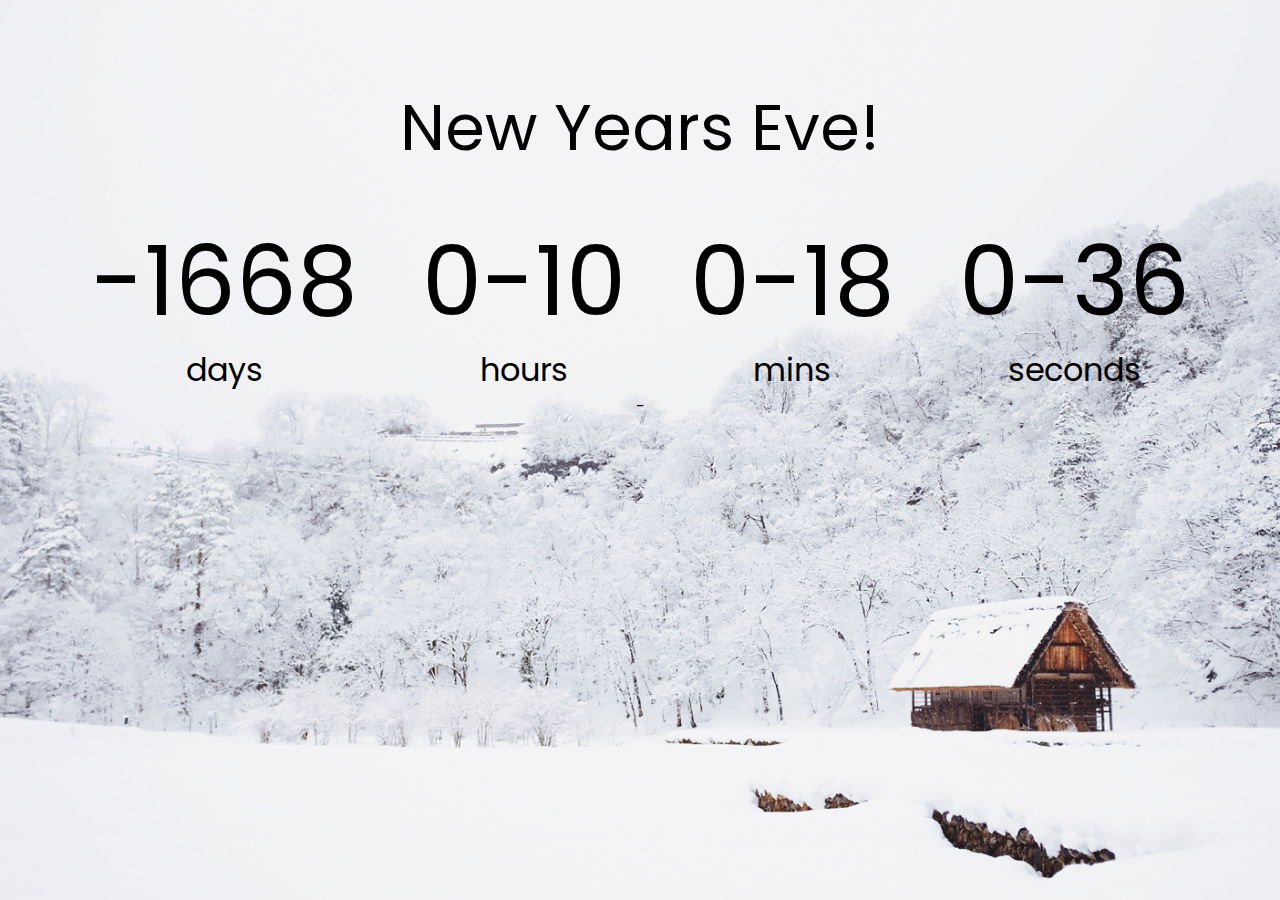
<file: countdown-timer/index.html>
<!DOCTYPE html>
<html lang="en">
<head>
    <meta charset="UTF-8">
    <meta http-equiv="X-UA-Compatible" content="IE=edge">
    <meta name="viewport" content="width=device-width, initial-scale=1.0">
    <title>Countdown Timer</title>
<link href="style.css" rel="stylesheet" type="text/css">

</head>
<body>
    <h1>New Years Eve!</h1>
    <div class="countdown-container">
        <div class="days-c countdown-el">
            <p class="big-text countdown-el" id="days">0</p>
       <span>days</span>
        </div>
        <div class="hours-c countdown-el" >
            <p class="big-text countdown-el" id="hours">0</p>
       <span>hours</span>
        </div>
        <div class="mins-c countdown-el">
            <p class="big-text " id="mins">0</p>
       <span>mins</span>
        </div>
        <div class="seconds-c countdown-el">
            <p class="  big-text" id="seconds">0</p>
       <span>seconds</span>
        </div>
    </div>
    <script src="script.js"></script>
    -
</body>
</html>
</file>
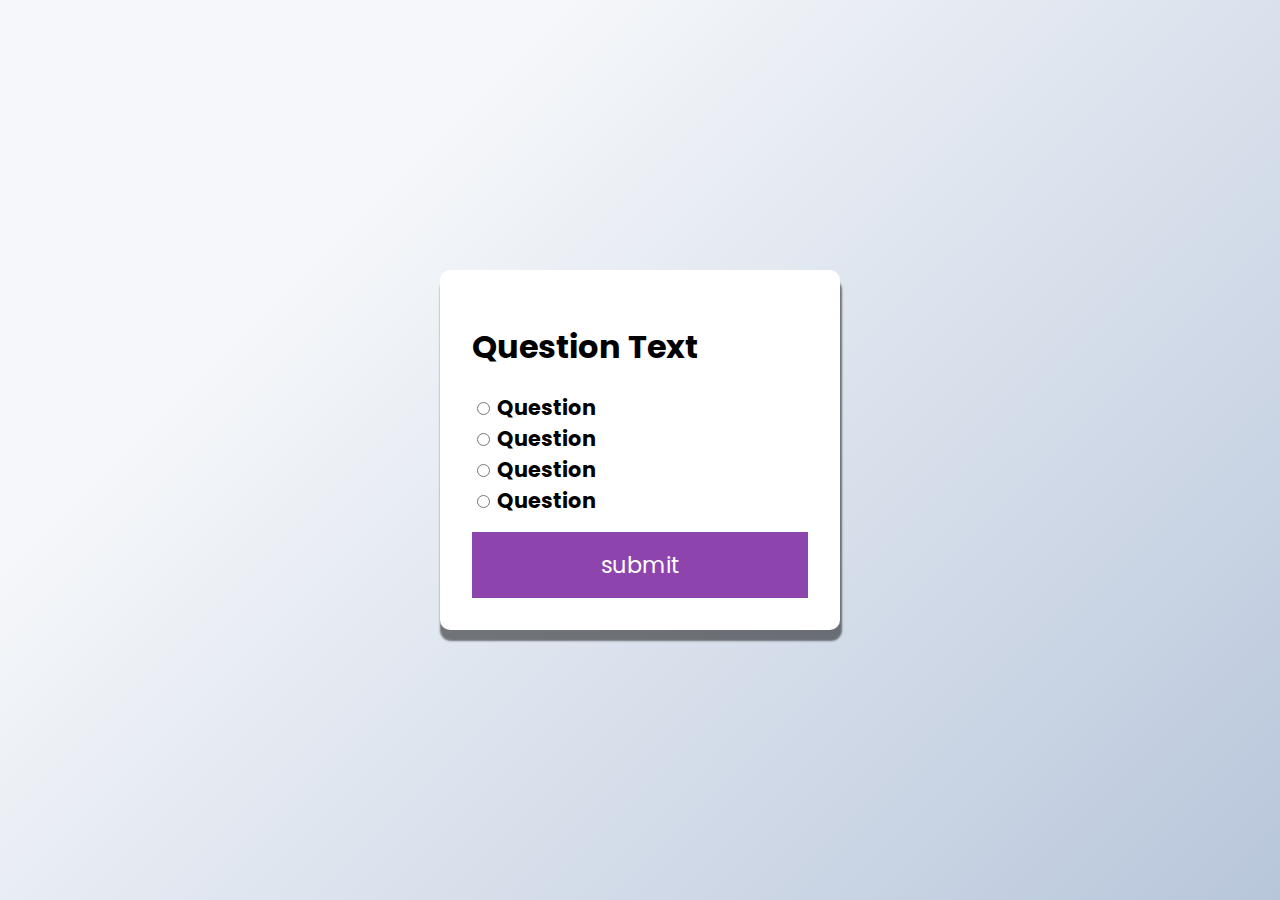
<file: Quiz-App/index.html>
<!DOCTYPE html>
<html lang="en">

<head>
    <meta charset="UTF-8">
    <meta http-equiv="X-UA-Compatible" content="IE=edge">
    <meta name="viewport" content="width=device-width, initial-scale=1.0">
    <title>QUIZ APP</title>
    <link href="style.css" rel="stylesheet" type="text/css">
    <script src="script.js"></script>
</head>

<body>
    <div class="quiz-container">
        <div class="quiz-header">
            <h1 id="question">Question Text</h1>
            <ul>
                <li>

                    <input type="radio" id="a" name="answer">
                    <label id=a_text for="a">Question</label>
                </li>

                <li>

                    <input type="radio" id="b" name="answer">
                    <label id=b_text for="b">Question</label>
                </li>
                <li>

                    <input type="radio" id="c" name="answer">
                    <label id=c_text for="c">Question</label>
                </li>
                <li>

                    <input type="radio" id="d" name="answer">
                    <label id=d_text for="d">Question</label>
                </li>

            </ul>
            <button class="btn">submit</button>
        </div>
    </div>
</body>

</html>
</file>
<file: countdown-timer/style.css>
@import url('https://fonts.googleapis.com/css2?family=Poppins:wght@100;400;500;&display=swap');
*{
    box-sizing:border-box;

}
body{
    background-image: url(./snow1.jpg);
    background-repeat: no-repeat;
    background-position:center center;
    display:flex;
    flex-direction:column;
    align-items: center;
    /* justify-content: center; */
    min-height:100vh;
    background-size: cover;
    font-family: "poppins",sans-serif;
    margin:0;
}

h1{
font-size: 4rem;
margin-top:5rem;
font-weight: normal;
}
.countdown-container{
    display: flex;
     flex-wrap: wrap;
     align-items: center;
     justify-content: center;
}
.big-text{
    font-size: 6rem;
    line-height:1;
    margin:1rem 2rem;
}
.countdown-el{
    text-align: center;
}
.countdown-el span{
    font-size:2rem;
}
</file>
<file: Quiz-App/style.css>
@import url('https://fonts.googleapis.com/css2?family=Poppins:wght@100;400;500;&display=swap');
*{
    box-sizing:border-box;

}
body{
    font-family: "poppins",sans-serif;
    background-color:#b8c6db;
    background-image: linear-gradient(315deg,#b8c6db 0%,#f5f7fa 74%);
    background-repeat: no-repeat;
    display:flex;
    align-items: center;
    justify-content: center;
    min-height: 100vh;;
    margin:0;
} 
.quiz-container{
    background-color: #fff;
    border-radius: 10px;
   
   max-width: 100%;
box-shadow: 1px 10px 2px 1px rgba(0,0,0, 0.5);
    width: 400px;
}


.quiz-header{
    padding:2rem;
}
ul{
    list-style-type: none;
    padding:0;
}
h2{
    margin:1rem 0;
    font-size: 1.1rem;
}
ul li{
    font-size: 1.3rem;
    font-weight: bold;
}
ul li label{
    cursor:pointer;
}
.btn{
    background-color: #8e44ad;
    width:100%;
    padding:1rem;
    font-size:1.4rem;
    color:white;
    display:block;
    cursor:pointer;
    font-family: inherit;
    border:none;
}
.btn:hover{
    background-color:#732d91;
}
.btn:focus{
    background-color: #5e3370;;
    outline:none;
}
</file>
